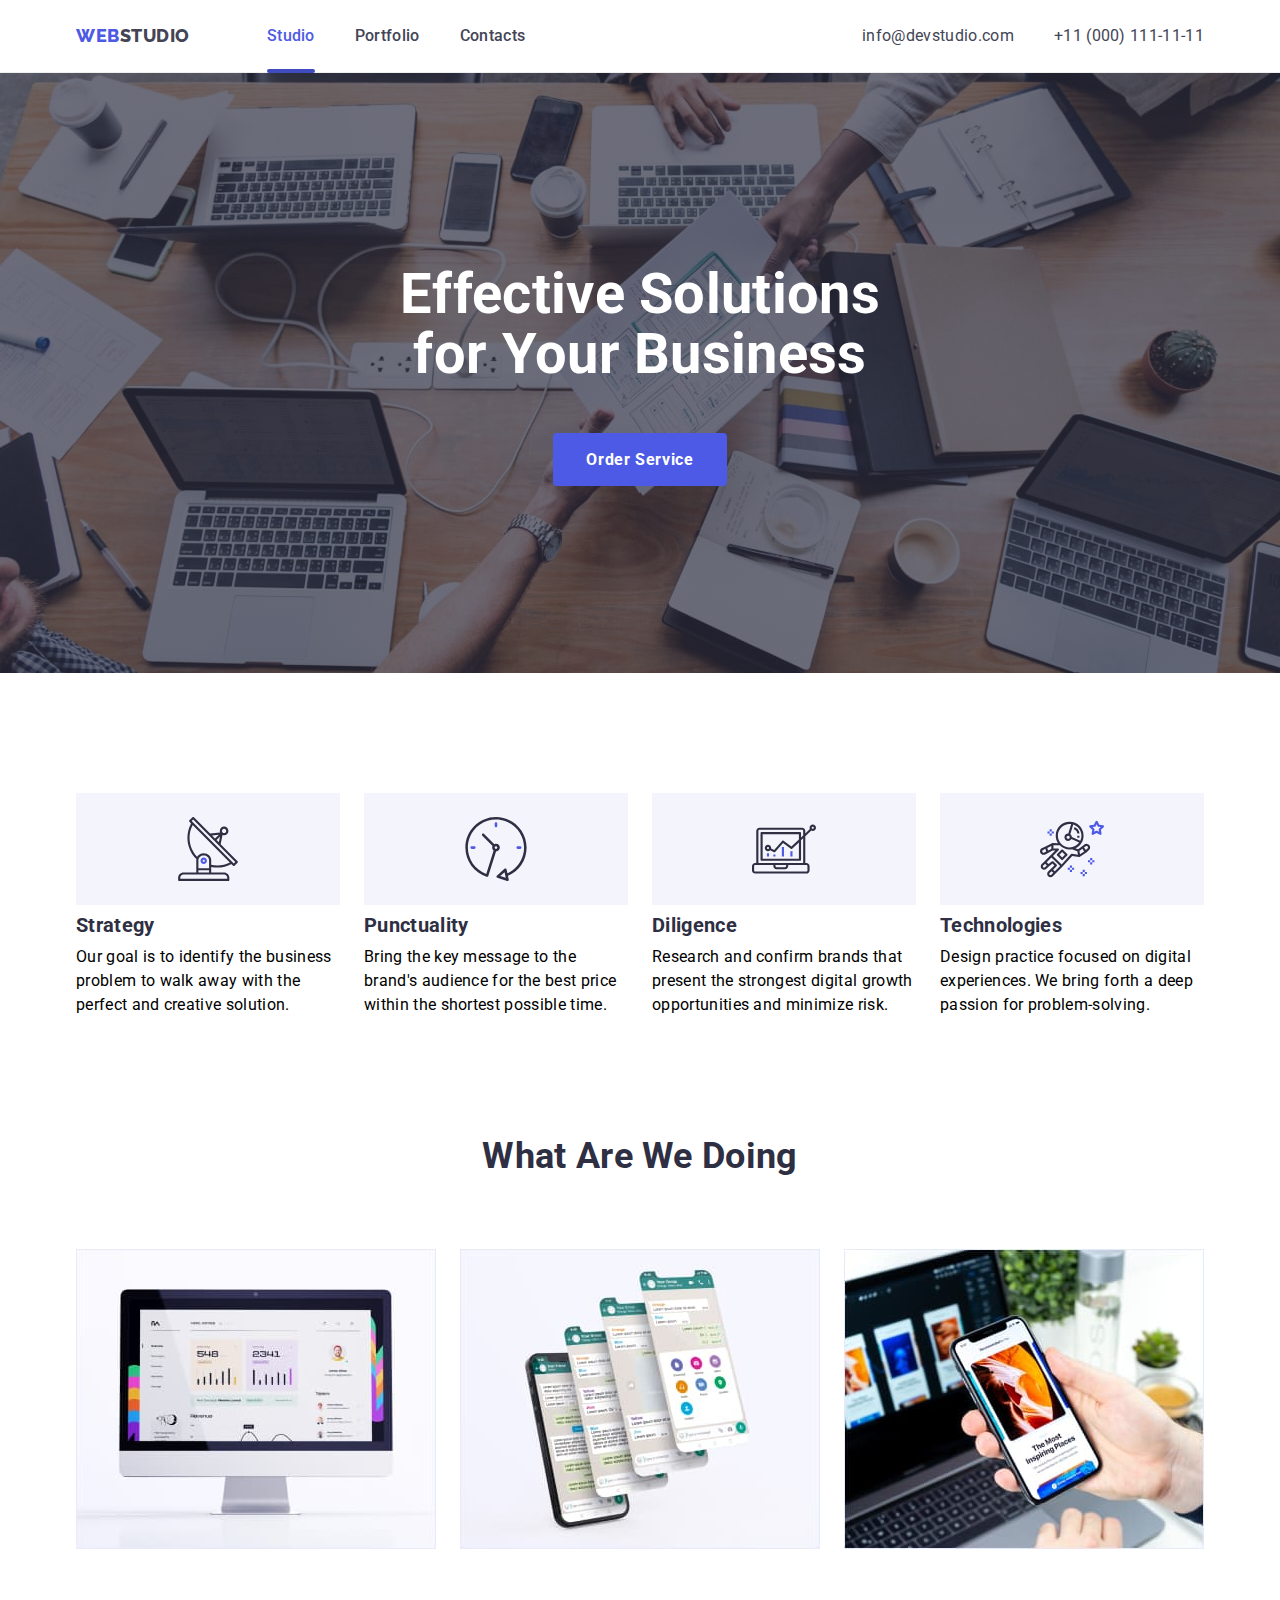
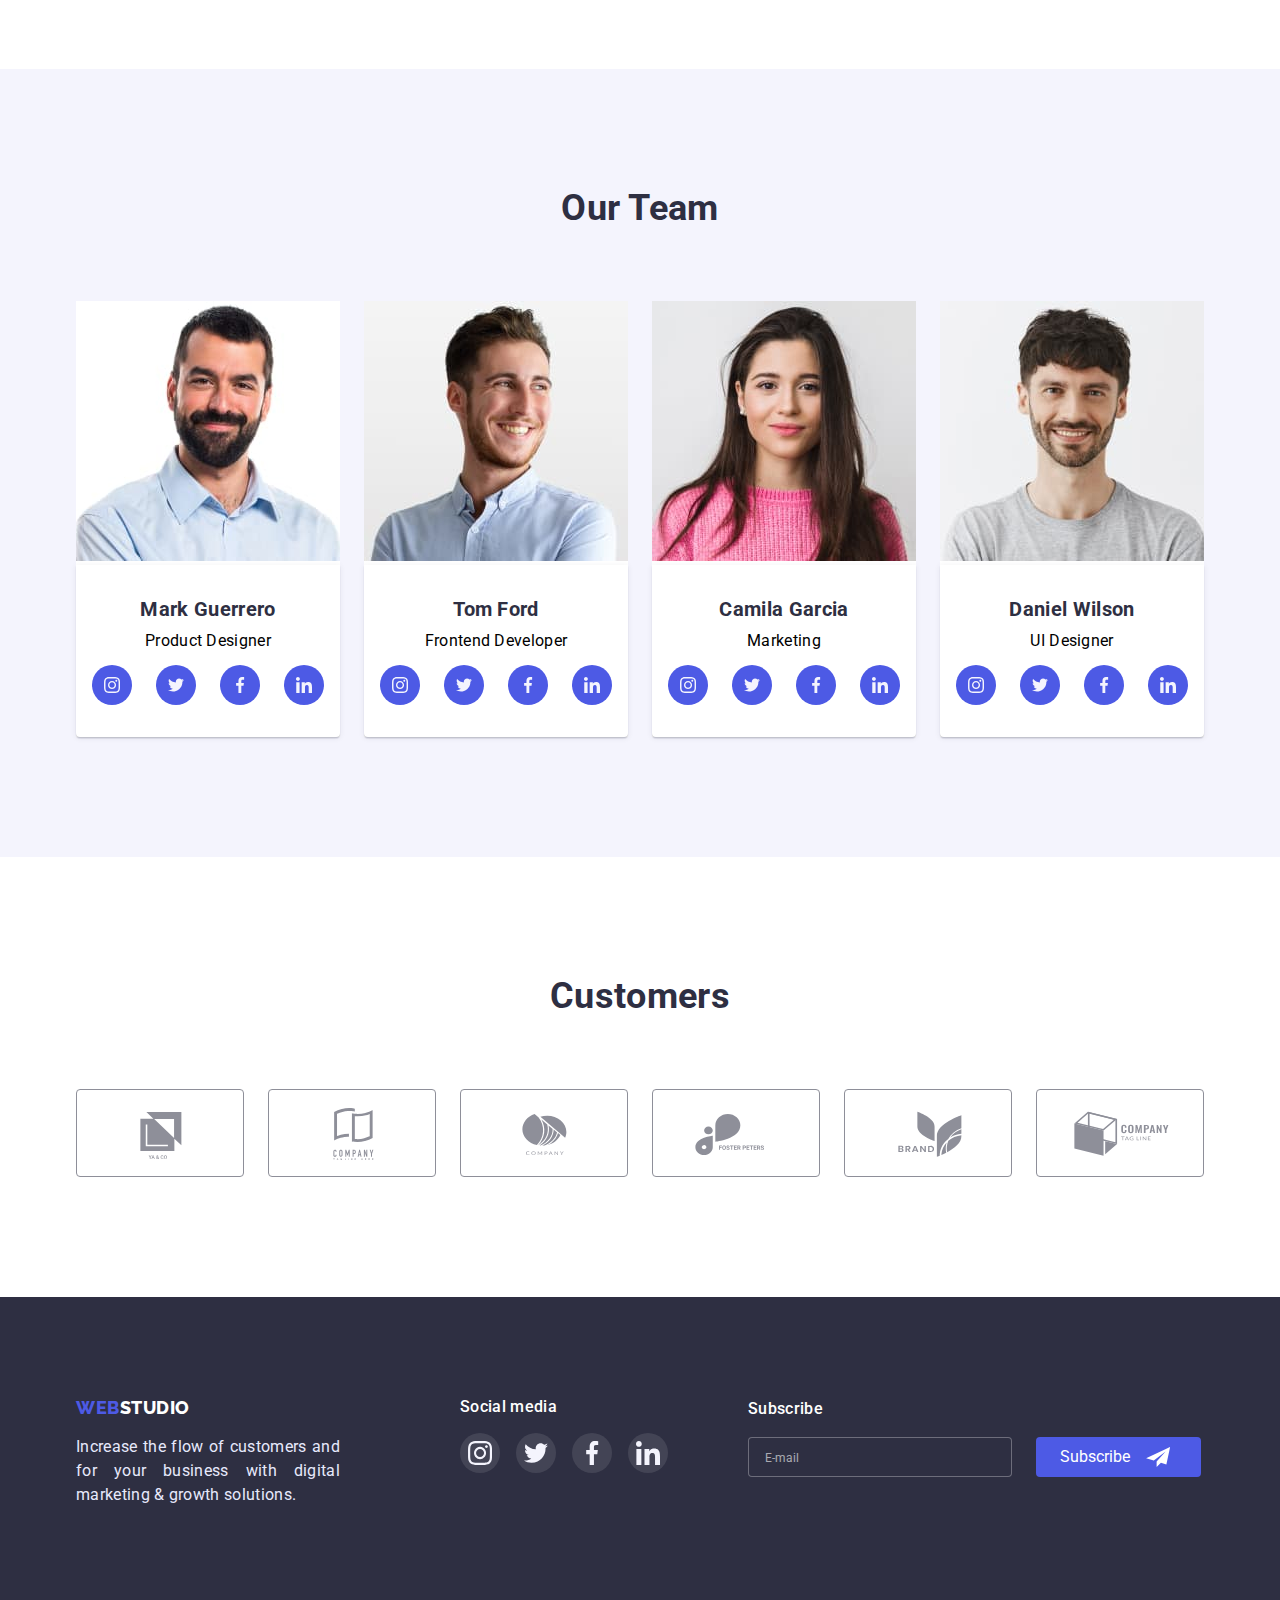
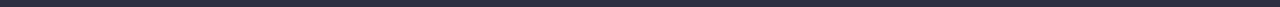
<file: index.html>
<!DOCTYPE html>
<html lang="en">
<head>
    <meta charset="UTF-8">
    <meta http-equiv="X-UA-Compatible" content="IE=edge">
    <meta name="viewport" content="width=device-width, initial-scale=1.0">
    <title>Document</title>
    <link href="https://fonts.googleapis.com/css2?family=Raleway:wght@700&family=Roboto:wght@400;500;700;900&display=swap"
        rel="stylesheet">
    <link rel="stylesheet" href="https://cdnjs.cloudflare.com/ajax/libs/modern-normalize/1.1.0/modern-normalize.min.css">
    <link rel="stylesheet" href="./css/styles.css">
</head>

<body class="page">
    <header class="header">
        <div class="conteiner header-list">
        <nav class= "logo-list" >
        <!-- логотип -->
        <a href="./index.html" class="logo"> <span class="logo-web">web</span><span>studio</span></a>
        
        <!-- навигация -->
        <ul class="site-nav list">
            <li class="item"><a class="current menu-link" href="./index.html">Studio</a></li>
            <li class="item"><a class="menu-link" href="./portfolio.html">Portfolio</a></li>
            <li class="item"><a class="menu-link" href="#Contacts">Contacts</a></li>
        </ul>
        </nav>

        <!-- адресса -->
        <ul class="auth-nav list">
            <li class="item item-ph-ml"><a href="mailto:info@devstudio.com">
                <!-- <svg class="icon-ph-ml">
                <use href="./images/icons.svg#icon-envelop" width="16" height="16" x="0" y="9"></use>
            </svg> -->
            info@devstudio.com</a></li>

            <li class="item item-ph-ml"><a href="tel:+110001111111">
            <!-- <svg class="icon-ph-ml">
                <use href="./images/icons.svg#icon-mobile" width="16" height="16" x="4" y="8"></use>
            </svg> -->
            +11 (000) 111-11-11</a></li>
        </ul>
        </div>
    </header>
    
    <main>
        <!-- заголовок -->
            <section class="hero">
                <div class="conteiner ">
                <h1 class="hero-title">Effective Solutions for Your Business</h1>
                <button data-modal-open class="button" type="button">Order Service</button>
                </div>
            </section>

            <!-- modal -->
            <div data-modal class="backdrop is-hidden">
                <div class="modal">
                    <button data-modal-close class="modal-buttonX button"  type="button">
                        <svg width="8" height="8">
                            <use href="./images/icons.svg#icon-x">
                            </use>
                        </svg>
                    </button>
                    <form class="form" name="signup_form" autocomplete="on" >
                        <div class="form-group" role="group" aria-labelledby="contact-details-head">
                            <h3 id="contact-details-head">Leave your contacts and we will call you back</h3>
                        
                            <label class="first-label" for="text">
                            Name</label>
                            <div class="form-icon icon-name">
                                <svg width="12" height="12">
                                <use href="./images/icons.svg#icon-name">
                                </use>
                            </svg>
                            <input type="text" name="name" id="text" autofocus/>
                        </div>
                        
                        <label for="tel">
                            Phone</label>
                            <div class="form-icon icon-tel">
                                <svg width="13" height="13">
                                <use href="./images/icons.svg#icon-tel">
                                </use>
                            </svg>
                            <input type="tel" name="phone_number" id="tel"/>
                        </div>
                        
                        <label for="email">
                            Email</label>
                            <div class="form-icon icon-email">
                                <svg width="15" height="12">
                                <use href="./images/icons.svg#icon-email">
                                </use>
                            </svg>
                            <input type="email" name="email" id="email"/>
                        </div>
                        <label for="comment">
                            Comment</label>
                            <textarea name="comment" id="comment" rows="5"  placeholder="Text input"></textarea>
                        </div>
                        <div class="policy">
                        <input class="checkbox" type="checkbox" name="Privacy Policy" value="" id="policy"/>
                        <svg width="16" height="16">
                            <use href="./images/icons.svg#icon-Property-1click-1">
                            </use>
                        </svg>
                        <label for="policy">
                            I accept the terms and conditions of the <a href="">Privacy Policy</a></label>
                        </div>
                        <button class="form-button" type="submit">Send</button>
                        
                    </form>

                </div>
            </div>

        <!-- список 4 блока -->
        <section class="section fore">
            <div class="conteiner">
            <ul class="list feature-list">
                <li class="item ">
                    <div class="bg-color">
                    <svg width="64" height="64" >
                        <use href="./images/icons.svg#icon-antenna" ></use>
                    </svg>
                    </div>
                    <h3 class="title">Strategy</h3>
                    <p>Our goal is to identify the business
                    problem to walk away with the perfect and creative solution.</p>
                </li>

                <li class="item">
                    <div class="bg-color">
                    <svg width="64" height="64">
                        <use href="./images/icons.svg#icon-clock"></use>
                    </svg></div>
                    <h3 class="title">Punctuality</h3>
                    <p>Bring the key message to the brand's audience for the best price within the shortest possible time.</p>
                </li>

                <li class="item ">
                    <div class="bg-color">
                    <svg width="64" height="64">
                        <use href="./images/icons.svg#icon-diagram"></use>
                    </svg></div>
                    <h3 class="title">Diligence</h3>
                    <p>Research and confirm brands that present the strongest digital growth opportunities and minimize risk.</p>
                </li>

                <li class="item "> 
                    <div class="bg-color">
                    <svg width="64" height="64">
                        <use href="./images/icons.svg#icon-astronaut" ></use>
                    </svg></div>
                    <h3 class="title">Technologies</h3>
                    <p>Design practice focused on digital experiences. We bring forth a deep passion for problem-solving.</p>
                </li>
            </ul>
            </div>
        </section>
        <!-- список 3 картинки  -->
        <section class="section ">
            <div class="conteiner ">
            <h2 class="section-title doing">What are we doing</h2>
            <ul class="list picturec ">
                <li><img src="./images/monitor.jpg" alt="monitor"  width="360"></li>
                <li><img src="./images/phone.jpg" alt="phone"  width="360"></li>
                <li><img src="./images/laptop.jpg" alt="laptop"  width="360"></li>
            </ul>
            </div>
        </section>
        <!-- команда -->
        <section class="section team ">
            <div class="conteiner">
            <h2 class="section-title our-team">Our Team</h2>

            <ul class="list team-item">
                <li class="team-list">
                    <img src="./images/mark.jpg" alt="Mark Guerrero"  width="264">
                    <div class="text">
                    <h3 class="section-title">Mark Guerrero</h3>
                    <p>Product Designer</p>
                    <ul class="list soc">
                        <li class="seti">
                            <a href=""><svg  width="40" height="40">
                                    <use href="./images/icons.svg#icon-instagram" width="16" height="16" x="12" y="12">
                                    </use>
                                </svg>
                            </a>
                        </li>
                        <li class="seti">
                            <a href=""><svg width="40" height="40">
                                    <use href="./images/icons.svg#icon-twitter" width="16" height="16" x="12" y="12">
                                    </use>
                                </svg>
                            </a>
                        </li>
                        <li class="seti">
                            <a href=""><svg width="40" height="40">
                                    <use href="./images/icons.svg#icon-facebook" width="16" height="16" x="12" y="12">
                                    </use>
                                </svg>
                            </a>
                        </li>
                        <li class="seti">
                            <a href=""><svg  width="40" height="40">
                                    <use href="./images/icons.svg#icon-linkedin" width="16" height="16" x="12" y="12">
                                    </use>
                                </svg>
                            </a>
                        </li>
                    </ul>
                    </div>
                </li>

                <li class="team-list">
                    <img src="./images/tom.jpg" alt="Tom Ford"  width="264">
                    <div class="text">
                    <h3 class="section-title">Tom Ford</h3>
                    <p>Frontend Developer</p>
                    <ul class="list soc">
                        <li class="seti">
                            <a href=""><svg  width="16" height="16">
                                    <use href="./images/icons.svg#icon-instagram" >
                                    </use>
                                </svg>
                            </a>
                        </li>
                        <li class="seti">
                            <a href=""><svg width="16" height="16">
                                    <use href="./images/icons.svg#icon-twitter" >
                                    </use>
                                </svg>
                            </a>
                        </li>
                        <li class="seti">
                            <a href=""><svg width="16" height="16">
                                    <use href="./images/icons.svg#icon-facebook">
                                    </use>
                                </svg>
                            </a>
                        </li>
                        <li class="seti">
                            <a href=""><svg width="16" height="16">
                                    <use href="./images/icons.svg#icon-linkedin" >
                                    </use>
                                </svg>
                            </a>
                        </li>
                    </ul>
                    </div>
                </li>

                <li class="team-list">
                    <img src="./images/camila.jpg" alt="Camila Garcia"  width="264">
                    <div class="text">
                    <h3 class="section-title">Camila Garcia</h3>
                    <p>Marketing</p>
                    <ul class="list soc">
                        <li class="seti">
                            <a href=""><svg width="16" height="16">
                                    <use href="./images/icons.svg#icon-instagram">
                                    </use>
                                </svg>
                            </a>
                        </li>
                        <li class="seti">
                            <a href=""><svg width="16" height="16">
                                    <use href="./images/icons.svg#icon-twitter">
                                    </use>
                                </svg>
                            </a>
                        </li>
                        <li class="seti">
                            <a href=""><svg width="16" height="16">
                                    <use href="./images/icons.svg#icon-facebook">
                                    </use>
                                </svg>
                            </a>
                        </li>
                        <li class="seti">
                            <a href=""><svg width="16" height="16">
                                    <use href="./images/icons.svg#icon-linkedin">
                                    </use>
                                </svg>
                            </a>
                        </li>
                    </ul>
                    </div>
                </li>

                <li class="team-list">
                    <img src="./images/daniel.jpg" alt="Daniel Wilson"  width="264">
                    <div class="text">
                    <h3 class="section-title">Daniel Wilson</h3>
                    <p>UI Designer</p>
                    <ul class="list soc">
                        <li class="seti">
                            <a href=""><svg width="16" height="16">
                                    <use href="./images/icons.svg#icon-instagram">
                                    </use>
                                </svg>
                            </a>
                        </li>
                        <li class="seti">
                            <a href=""><svg width="16" height="16">
                                    <use href="./images/icons.svg#icon-twitter">
                                    </use>
                                </svg>
                            </a>
                        </li>
                        <li class="seti">
                            <a href=""><svg width="16" height="16">
                                    <use href="./images/icons.svg#icon-facebook">
                                    </use>
                                </svg>
                            </a>
                        </li>
                        <li class="seti">
                            <a href=""><svg width="16" height="16">
                                    <use href="./images/icons.svg#icon-linkedin">
                                    </use>
                                </svg>
                            </a>
                        </li>
                    </ul>
                    </div>
                </li>
            </ul>
            </div>
        </section>

        <!-- Customers -->

        <section class="section">
            <div class="conteiner ">
                <h2 class="section-title customers-h2 ">Customers</h2>
                <ul class="list customers">
                    <li class="icon button-icon">
                        <a class="" href="">
                            <svg class="button-icon-svg" width="104" height="56" >
                                <use href="./images/icons.svg#icon-logo1"></use>
                            </svg>
                        </a>
                    </li>

                    <li class="icon button-icon">
                        <a class="" href="">
                            <svg class="button-icon-svg" width="104" height="56">
                                <use href="./images/icons.svg#icon-logo2" ></use>
                            </svg>
                        </a>
                    </li>

                    <li class="icon button-icon">
                        <a class="" href="">
                            <svg class="button-icon-svg" width="104" height="56">
                                <use href="./images/icons.svg#icon-logo3" ></use>
                            </svg>
                        </a>
                    </li>

                    <li class="icon button-icon">
                        <a class="" href="">
                            <svg class="button-icon-svg" width="104" height="56">
                                <use href="./images/icons.svg#icon-logo4" ></use>
                            </svg>
                        </a>
                    </li>

                    <li class="icon button-icon">
                        <a class="" href="">
                            <svg class="button-icon-svg" width="104" height="56">
                                <use href="./images/icons.svg#icon-logo5" ></use>
                            </svg>
                        </a>
                    </li>

                    <li class="icon button-icon">
                        <a class="" href="">
                            <svg class="button-icon-svg" width="104" height="56">
                                <use href="./images/icons.svg#icon-logo6" ></use>
                            </svg>
                        </a>
                    </li>
                </ul>
            </div>
        </section>
    </main>
    <!--  футер  -->
    <footer class="footer ">
        <div class="conteiner">
            <div class="footer-con">
            <a href="./index.html" class="logo-footer">
                <span class="logo-web">web</span><span class="studio">studio</span>
            </a>
            <p>Increase the flow of customers and
            for your business with digital
            marketing & growth solutions.</p>
            </div>
            <div class="social-media">
                <h3 class="section-title footer-h3">Social media</h3>
                <ul class="list">
                    <li class="seti-footer">
                        <a href=""><svg width="24" height="24">
                            <use href="./images/icons.svg#icon-instagram">
                            </use>
                        </svg>
                        </a>
                    </li>

                    <li class="seti-footer">
                        <a href=""><svg width="24" height="24">
                                <use href="./images/icons.svg#icon-twitter">
                                </use>
                            </svg>
                        </a>
                    </li>

                    <li class="seti-footer">
                        <a href=""><svg width="24" height="24">
                                <use href="./images/icons.svg#icon-facebook">
                                </use>
                            </svg>
                        </a>
                    </li>

                    <li class="seti-footer last-seti-footer">
                        <a href=""><svg width="24" height="24">
                                <use href="./images/icons.svg#icon-linkedin">
                                </use>
                            </svg>
                        </a>
                    </li>
                </ul>
            </div>

            <div class="subscribe">
                <h3 class="subscribe-h">Subscribe</h3>
                <form class="email-input-ubscribe">
                    <input type="email" name="email" class="footer-email" placeholder="E-mail" required />
                    <button type="submit" class="subscribe-button">Subscribe
                        <svg class="icon-subscribe" width="24px" height="20px">
                            <use href="./images/icons.svg#icon-icon-send"></use>
                        </svg></button>
                </form>
            
            </div>

        </div>
    </footer>
    <script src="./js/modal.js"></script>
</body>
</html>
</file>
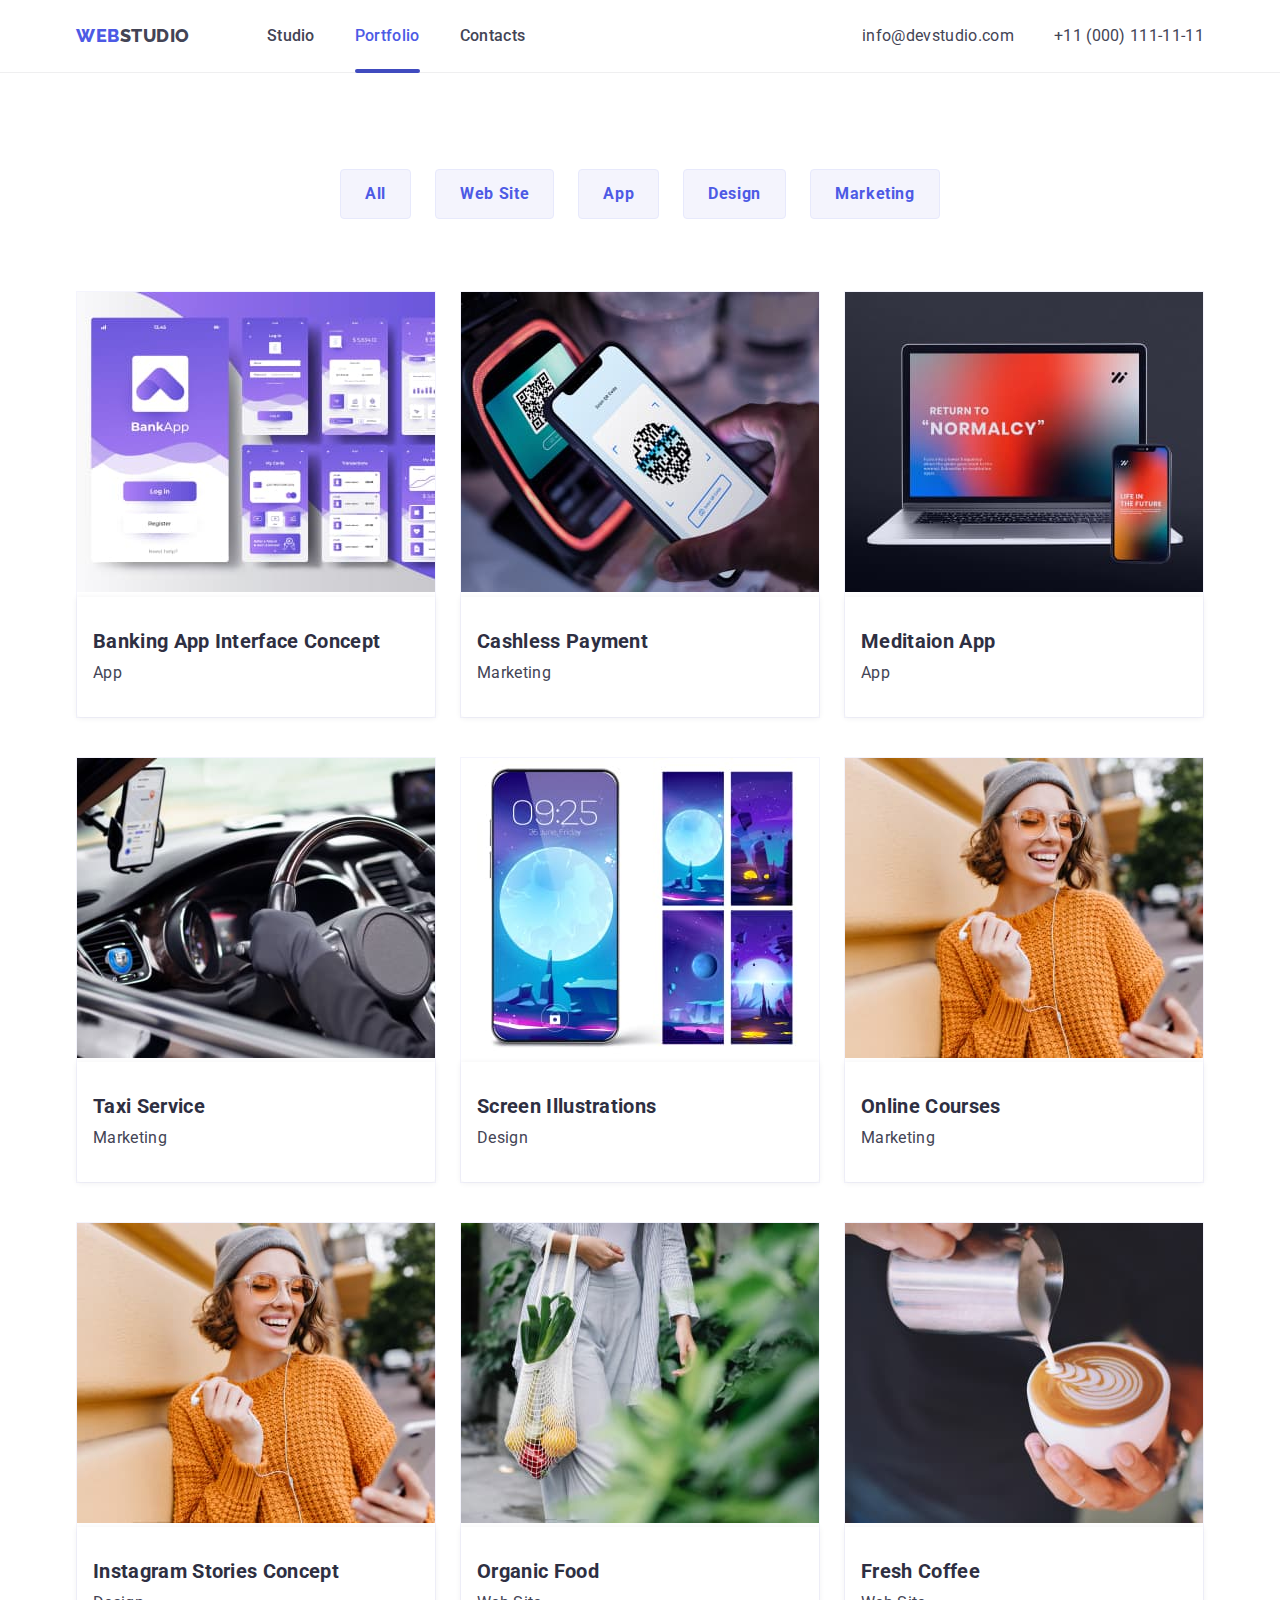
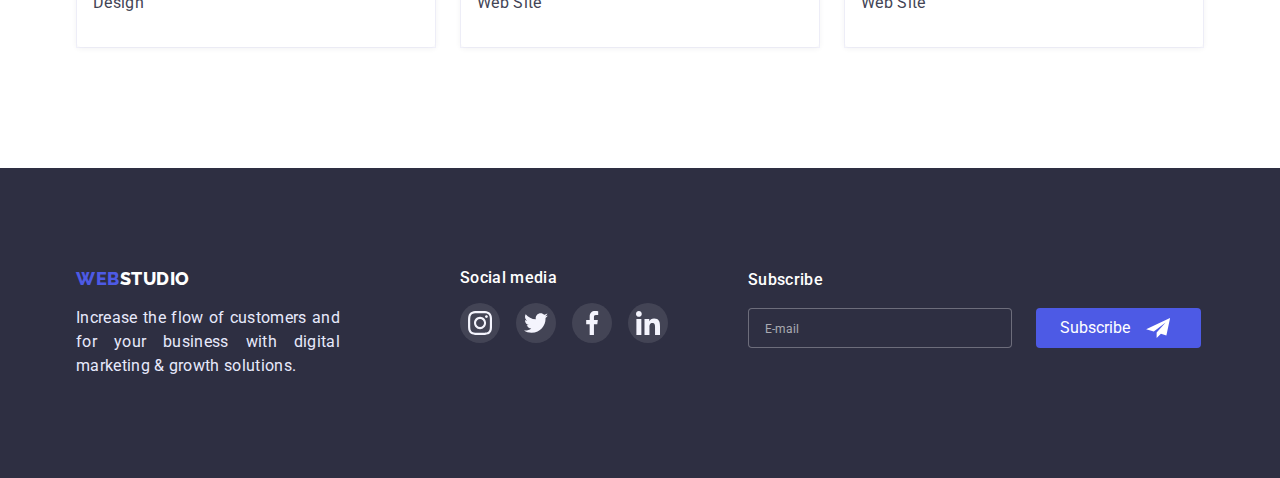
<file: portfolio.html>
<!DOCTYPE html>
<html lang="en">
<head>
    <meta charset="UTF-8">
    <meta http-equiv="X-UA-Compatible" content="IE=edge">
    <meta name="viewport" content="width=device-width, initial-scale=1.0">
    <title>Document</title>
    <link href="https://fonts.googleapis.com/css2?family=Raleway:wght@700&family=Roboto:wght@400;500;700;900&display=swap"
        rel="stylesheet">
    <link rel="stylesheet" href="https://cdnjs.cloudflare.com/ajax/libs/modern-normalize/1.1.0/modern-normalize.min.css">
    <link rel="stylesheet" href="./css/styles.css">
</head>

<body class="page">
    <header class="header">
        <div class="conteiner header-list">
            <nav class="logo-list">
                <!-- логотип -->
                <a href="./index.html" class="logo"> <span class="logo-web">web</span><span>studio</span></a>
    
                <!-- навигация -->
                <ul class="site-nav list">
                    <li class="item"><a class="menu-link" href="./index.html">Studio</a></li>
                    <li class="item"><a class="current menu-link" href="./portfolio.html">Portfolio</a></li>
                    <li class="item"><a class="menu-link" href="#Contacts">Contacts</a></li>
                </ul>
            </nav>
    
            <!-- адресса -->
            <ul class="auth-nav list">
                <li class="item item-ph-ml"><a href="mailto:info@devstudio.com">
                        <!-- <svg class="icon-ph-ml">
                            <use href="./images/icons.svg#icon-envelop" width="16" height="16" x="0" y="9"></use>
                        </svg> -->
                        info@devstudio.com</a></li>
            
                <li class="item item-ph-ml"><a href="tel:+110001111111">
                        <!-- <svg class="icon-ph-ml">
                            <use href="./images/icons.svg#icon-mobile" width="16" height="16" x="4" y="8"></use>
                        </svg> -->
                        +11 (000) 111-11-11</a></li>
            </ul>
        </div>
    </header>

            <!-- портфолио -->

    <main>
    <section class=" section-portfolio">
        <div class="conteiner but-list">
    <ul class="list buttons">
        <li><button class="buttons-menu button" type="button">All</button></li>
        <li><button class="buttons-menu button" type="button">Web Site</button></li>
        <li><button class="buttons-menu button" type="button">App</button></li>
        <li><button class="buttons-menu button" type="button">Design</button></li>
        <li><button class="buttons-menu button" type="button">Marketing</button></li>
    </ul>
    <ul class="list product ">
        <li class="product-li">
            <a href="">
                <div class="product-img">
                <img src="./images/soft.jpg" alt="soft" width="360">
                <div class="product-thumb">
                    <p class="text-thumb">14 Stylish and User-Friendly App Design Concepts 
                        · Task Manager App 
                        · Calorie Tracker App 
                        · Exotic Fruit Ecommerce App 
                        · Cloud Storage App</p>
                    </div>
                </div>    
            <div class="text">
            <h3 class="title">Banking App Interface Concept</h3>
            <p class="product-p">App</p>
            </div>
            </a>
        </li>

        <li class="product-li">
            <a href="">
                <div class="product-img">
                    <img src="./images/payment.jpg" alt="payment" width="360">
                    <div class="product-thumb">
                        <p class="text-thumb">14 Stylish and User-Friendly App Design Concepts 
                            · Task Manager App 
                            · Calorie Tracker App 
                            · Exotic Fruit Ecommerce App 
                            · Cloud Storage App</p>
                    </div>
                </div>
            <div class="text">
            <h3 class="title">Cashless Payment</h3>
            <p>Marketing</p>
            </div>
            </a>
        </li>

        <li class="product-li">
            <a href="">
                <div class="product-img">
                    <img src="./images/macbook.jpg" alt="macbook" width="360">
                    <div class="product-thumb">
                        <p class="text-thumb">14 Stylish and User-Friendly App Design Concepts 
                            · Task Manager App 
                            · Calorie Tracker App 
                            · Exotic Fruit Ecommerce App 
                            · Cloud Storage App</p>
                        </div>
                    </div>
            <div class="text">
            <h3 class="title">Meditaion App</h3>
            <p>App</p>
            </div>
            </a>
        </li>

        <li class="product-li">
            <a href="">
                <div class="product-img">
                    <img src="./images/car.jpg" alt="car" width="360">
                    <div class="product-thumb">
                        <p class="text-thumb">14 Stylish and User-Friendly App Design Concepts 
                            · Task Manager App 
                            · Calorie Tracker App 
                            · Exotic Fruit Ecommerce App 
                            · Cloud Storage App</p>
                        </div>
                    </div> 
            <div class="text">
            <h3 class="title">Taxi Service</h3>
            <p>Marketing</p>
            </div>
            </a>
        </li>

        <li class="product-li">
            <a href="">
                <div class="product-img">
                    <img src="./images/iphone.jpg" alt="iphone" width="360">
                    <div class="product-thumb">
                        <p class="text-thumb">14 Stylish and User-Friendly App Design Concepts 
                            · Task Manager App 
                            · Calorie Tracker App 
                            · Exotic Fruit Ecommerce App 
                            · Cloud Storage App</p>
                        </div>
                    </div>    
            <div class="text">
            <h3 class="title">Screen Illustrations</h3>
            <p>Design</p>
            </div>
            </a>
        </li>

        <li class="product-li">
            <a href="">
                <div class="product-img">
                    <img src="./images/girl.jpg" alt="girl" width="360">
                    <div class="product-thumb">
                        <p class="text-thumb">14 Stylish and User-Friendly App Design Concepts 
                            · Task Manager App 
                            · Calorie Tracker App 
                            · Exotic Fruit Ecommerce App 
                            · Cloud Storage App</p>
                        </div>
                    </div>   
            <div class="text">
            <h3 class="title">Online Courses</h3>
            <p>Marketing</p>
            </div>
            </a>
        </li>

        <li class="product-li">
            <a href="">
                <div class="product-img">
                    <img src="./images/girl.jpg" alt="girl" width="360">
                    <div class="product-thumb">
                        <p class="text-thumb">14 Stylish and User-Friendly App Design Concepts 
                            · Task Manager App 
                            · Calorie Tracker App 
                            · Exotic Fruit Ecommerce App 
                            · Cloud Storage App</p>
                        </div>
                    </div>    
            <div class="text">
            <h3 class="title">Instagram Stories Concept</h3>
            <p>Design</p>
            </div>
            </a>
        </li>

        <li class="product-li">
            <a href="">
                <div class="product-img">
                    <img src="./images/organicfood.jpg" alt="organic food" width="360">
                    <div class="product-thumb">
                        <p class="text-thumb">14 Stylish and User-Friendly App Design Concepts 
                            · Task Manager App 
                            · Calorie Tracker App 
                            · Exotic Fruit Ecommerce App 
                            · Cloud Storage App</p>
                        </div>
                    </div>    
            <div class="text">
            <h3 class="title">Organic Food</h3>
            <p>Web Site</p>
            </div>
            </a>
        </li>

        <li class="product-li">
            <a href="">
                <div class="product-img">
                    <img src="./images/freshcoffee.jpg" alt="fresh coffee" width="360">
                    <div class="product-thumb">
                        <p class="text-thumb">14 Stylish and User-Friendly App Design Concepts 
                            · Task Manager App 
                            · Calorie Tracker App 
                            · Exotic Fruit Ecommerce App 
                            · Cloud Storage App</p>
                        </div>
                    </div>    
            <div class="text">
            <h3 class="title">Fresh Coffee</h3>
            <p>Web Site</p>
            </div>
            </a>
        </li>
    </ul>
    </div>
</section>
    </main>
    <!--  футер  -->
    <footer class="footer ">
        <div class="conteiner">
            <div class="footer-con">
                <a href="./index.html" class="logo-footer">
                    <span class="logo-web">web</span><span class="studio">studio</span>
                </a>
                <p>Increase the flow of customers and
                    for your business with digital
                    marketing & growth solutions.</p>
            </div>
            <div class="social-media">
                <h3 class="section-title footer-h3">Social media</h3>
                <ul class="list">
                    <li class="seti-footer">
                        <a href=""><svg width="24" height="24">
                                <use href="./images/icons.svg#icon-instagram">
                                </use>
                            </svg>
                        </a>
                    </li>
    
                    <li class="seti-footer">
                        <a href=""><svg width="24" height="24">
                                <use href="./images/icons.svg#icon-twitter">
                                </use>
                            </svg>
                        </a>
                    </li>
    
                    <li class="seti-footer">
                        <a href=""><svg width="24" height="24">
                                <use href="./images/icons.svg#icon-facebook">
                                </use>
                            </svg>
                        </a>
                    </li>
    
                    <li class="seti-footer last-seti-footer">
                        <a href=""><svg width="24" height="24">
                                <use href="./images/icons.svg#icon-linkedin">
                                </use>
                            </svg>
                        </a>
                    </li>
                </ul>
            </div>
    
            <div class="subscribe">
                <h3 class="subscribe-h">Subscribe</h3>
                <form class="email-input-ubscribe">
                    <input type="email" name="email" class="footer-email" placeholder="E-mail" required />
                    <button type="submit" class="subscribe-button">Subscribe
                        <svg class="icon-subscribe" width="24px" height="20px">
                            <use href="./images/icons.svg#icon-icon-send"></use>
                        </svg></button>
                </form>
    
            </div>
    
        </div>
    </footer>
</body>
</html>
</file>
<file: css/styles.css>
/* цвет 

NAVY BLUE h23 background
rgba(46, 47, 66, 1)

SLATE p
rgba(67, 68, 85, 1)

IRIS фиол лого 
rgba(77, 90, 229, 1)

CLOUD белый h1 background
rgba(255, 255, 255, 1)

CLOUD полубелый
rgba(244, 244, 253, 1)

Font Raleway Weight 800
Font Roboto Weight 600
Font Roboto Weight 400

*/


:root{
    --primary-text-color: rgba(67, 68, 85, 1);/* var(--primary-text-color) */
    --title-text-color:rgba(46, 47, 66, 1);/* var(--title-text-color) */
    --accent-color:rgba(255, 255, 255, 1);/* var(--accent-color) */
    --cloud-color:rgba(244, 244, 253, 1);/* var(--cloud-color) */
    --irish-color:rgba(77, 90, 229, 1);/* var(--irish-color) */
}

/* :hover,:focus{
    transition-duration:250ms;
    transition-timing-function:cubic-bezier(0.4, 0, 0.2, 1);
} */

body{
    /* color: var(--primary-text-color); */
    background-color:var(--accent-color);
    font-family: Roboto, sans-serif;
    letter-spacing: 0.02em;
    margin: 0;
} 
.list{
    list-style: none;
    margin: 0;
    padding: 0;
}

.button{
    display: inline-block;
    letter-spacing: 0.04em;
    font-family: inherit; 
    text-align: center;
    border: 1px solid transparent;
    border-radius: 4px;
    }
.conteiner{
    width: 1158px;
    margin-left: auto;
    margin-right: auto;
    padding-left: 15px;
    padding-right: 15px;
}
.section{
    padding-top: 120px;
    padding-bottom: 120px;
}

h1,h2,h3,p{
    margin: 0;
}
/* header */
.header{
    border-bottom: 1px solid rgba(46, 47, 66, 0.08);
}

/* логотип */
.logo {
    color: var(--primary-text-color);
    text-decoration: none;
    letter-spacing: 0.03em;
    font-family: 'Raleway', sans-serif;
    font-size: 18px;
    font-weight: 800;
    line-height: 1.34;
    letter-spacing: 0.03em;
    text-transform: uppercase;
    

}

.logo .logo-web {
    color: var(--irish-color);
}
.logo-list{
    display: flex;
}
.header-list {
    display: flex;
    margin-top: 24px;
    margin-bottom: 24px;
    align-items: center;
}

/* навигация */



.site-nav a{
    color: var(--primary-text-color);
    text-decoration: none;
    font-weight: 500;
    font-size: 16px;
    line-height: 1.5;
    padding-top: 24px;
    padding-bottom: 24px;
    transition-property: color ;
    transition-duration: 250ms;
    transition-timing-function: cubic-bezier(0.4, 0, 0.2, 1);
    /* display: block; */
}

.site-nav{
    display: flex;
    margin-left: 77px;
}

.site-nav .item{
    margin-right: 40px;
}

.site-nav li:last-child {
    margin-right: 0px;
}

/* .site-nav a:hover,
.site-nav a:focus{
    color: var(--title-text-color);
} */

.site-nav a.current {
    color: var(--irish-color);

}

.menu-link {
    position: relative;
}

.current.menu-link::after{
    content: "";
    display: block;
    width: 100%;
    background-color: #404BBF ;
    height: 4px;
    border-radius: 2px;
    position: absolute;
    left: 0;
    bottom: 0;
    margin-bottom: -4px;
}
/* .menu-link::after{
    content: "";
    display: block;
    width: 100%;
    background-color: #404BBF ;
    height: 4px;
    border-radius: 2px;
    position: absolute;
    left: 0;
    bottom: 0;
    opacity: 0;
    transition: opacity 250ms cubic-bezier(0.4, 0, 0.2, 1);
}

.menu-link:hover::after{
    opacity: 1;
} */

/* адресса */
.auth-nav a {
    color: var(--primary-text-color);
    text-decoration: none;
    font-size: 16px;
    line-height: 1.5;
    padding-top: 24px;
    padding-bottom: 24px;
    transition-property: color ;
    transition-duration: 250ms;
    transition-timing-function: cubic-bezier(0.4, 0, 0.2, 1);
}

.auth-nav{
    display: flex;
    margin-left: auto;
    align-items: center;
}

.auth-nav .item:first-child{
    margin-right: 40px ;
}

.auth-nav a:hover,
.auth-nav a:focus {
    color: var(--irish-color);
    /* fill: var(--irish-color); */
}

.icon-ph-ml{
    width: 24px;
    height: 24px;
    margin-bottom: -2px;
}

/* .auth-nav li:nth-child(1)::before{
        display:inline-block;
        width: 16px;
        height: 16px;
        background-image: url('../images/089-mobile.svg');
        margin-right: 14px;
        background-size: contain;
        content: "";
        
    } */

.icon-ph{
    /* width: 16px;
    height: 16px;
    background-image: url('../images/089-mobile.svg'); */
    margin-right: 8px;
    /* background-size: contain;
    align-self: flex-end; */
}

/* .auth-nav li:nth-child(2)::before{
        display: inline-block;
        width: 16px;
        height: 16px;
        background-image: url('../images/070-envelop.svg');
        margin-right: 16px;
        background-size: contain;
        content: "";

    } */

.icon-mail{
    /* display: inline-block;
        width: 16px;
        height: 16px;
        background-image: url('../images/070-envelop.svg'); */
        margin-right: 6px;
        /* background-size: contain; */
}


/* заголовок */
.hero{
    /* background-color: var(--title-text-color); */
    text-align: center; 
    padding-top: 192px;
    padding-bottom: 192px;
    height: 600px;
    max-width: 1440px;
    margin-left: auto;
    margin-right: auto;
    background-image: linear-gradient(
    to right,
    rgba(46, 47, 66, 0.7),
    rgba(46, 47, 66, 0.7)
    ),
    url('../images/people-office.jpg');
    background-size: cover;
    background-position: center;
}

.hero-title{
    color: var(--accent-color);
    font-weight: 700;
    font-size: 56px;
    line-height: 1.07;
    margin-left :auto; 
    margin-right: auto;
    margin-top: 0;
    margin-bottom: 48px;
    width: 492px;
}
.hero .button {
    color: var(--accent-color);
    background-color: var(--irish-color);
    cursor:pointer;
    font-weight: 700;
    font-size: 16px;
    line-height: 1.19;
    border-radius: 4px;
    padding: 16px 32px;
    min-width: 170px;
    box-shadow: none;
    transition-property: background-color,box-shadow ;
    transition-duration: 250ms;
    transition-timing-function: cubic-bezier(0.4, 0, 0.2, 1);
}   

/* .hero .button:active{
    background-color: #404BBF;
        box-shadow: 0px 4px 4px rgba(0, 0, 0, 0.15);
} */

.hero .button:hover,
.hero .button:focus {
    background-color: #404BBF;
    box-shadow: 0px 4px 4px rgba(0, 0, 0, 0.15);
}

/* modal */

.backdrop{
    position: fixed;
    top:0;
    left:0;
    width: 100%;
    height: 100%;
    background-color: rgba(46, 47, 66, 0.4);

    opacity: 1;
    transition: opacity 250ms cubic-bezier(0.4, 0, 0.2, 1);


}

.backdrop.is-hidden{
    opacity: 0;
    pointer-events: none;
    visibility: hidden;
}

.backdrop.is-hidden .modal{
    transform: translate(-50%, -50%) scale(0);
}

.modal{
    min-width:408px;
    min-height:576px;
    background-color:#FCFCFC;
    box-shadow: 0px 1px 1px rgba(0, 0, 0, 0.14), 
    0px 1px 3px rgba(0, 0, 0, 0.12), 
    0px 2px 1px rgba(0, 0, 0, 0.2);
    border-radius: 4px;

    visibility: visible;
    position: absolute;
    top:50%;
    left:50%;
    opacity: 1;
    transform: translate(-50%, -50%) scale(1);
    transition-property: opacity,transform,visible;
    transition-duration: 250ms;
    transition-timing-function: cubic-bezier(0.4, 0, 0.2, 1);
}

.modal-buttonX{
    background-color: #E7E9FC;
    border: 1px solid rgba(0, 0, 0, 0.1);
    border-radius: 50% ;
    width: 24px;
    height: 24px;
    align-items: center;
    justify-content:center;
    display: flex;
    /* margin-top: 24px;
    margin-right: 24px;
    margin-left: auto; */
    cursor:pointer;
    position: absolute;
    top: 24px;
    right: 24px;
    padding: 0px;
    fill: #000;
    transition-property: background-color,fill;
    transition-duration: 250ms;
    transition-timing-function: cubic-bezier(0.4, 0, 0.2, 1);
    }

    .modal-buttonX:hover{
        background-color: #404BBF;
        fill:#FFFFFF;
    }

    .form{
        margin-left: auto;
        margin-right: auto;
        padding: 72px 24px 36px;
    }


.form-group {
    display: flex;
    flex-direction: column;
    border:none;
}

.form-group h3 {
    margin: 0px auto 0px;
    font-weight: 500;
    font-size: 16px;
    line-height: 1.5;
    color: var(--title-text-color);

}

.form-group input{
    padding: 11px 38px 11px 38px;
    font-family: inherit;
    font-size: inherit;
    border: 1px solid rgba(33, 33, 33, 0.2);
        border-radius: 4px;
        width: 100%;
        background-color: #FCFCFC;
        transition-duration: 250ms;
            transition-timing-function: cubic-bezier(0.4, 0, 0.2, 1);
}

.form-group label {
    display: flex;
    flex-direction: column;
    margin-bottom: 4px;
    margin-top: 8px;
    color: rgba(142, 143, 153, 1);
    font-size: 12px;
    line-height: 1.2;
    letter-spacing: 0.04em;
}

.form-group label.first-label{
    margin-top: 16px;
}

.form-group textarea {
    padding: 11px 16px 11px 16px;
font-family: inherit;
    font-size: inherit;
    resize: none;
    height: 120px;
    border: 1px solid rgba(33, 33, 33, 0.2);
        border-radius: 4px;
        /* color: rgba(117, 117, 117, 0.5); */
        background-color: #FCFCFC;
        font-weight: 400;
        font-size: 12px;
        line-height: 1.3;
        letter-spacing: 0.04em;
        transition-duration: 250ms;
            transition-timing-function: cubic-bezier(0.4, 0, 0.2, 1);
}

.form-group textarea::placeholder{
    color: rgba(117, 117, 117, 0.5);
}



.policy{
    display: flex;
    align-items: center;
    margin-top: 24px;
    /* color: #757575; */
    letter-spacing: 0.04em;
    font-size: 12px;
    line-height: 1.2;
}

.policy input[type='checkbox']{
    width:16px;
    height:16px;
    margin-right: 11.06px;
    color: #404BBF;
    
}


/* .form-group p {
    margin: 16px 0px 24px 0px;
    font-weight: 400;
    font-size: 12px;
    line-height: 1.34;
    color: var(--title-text-color);

} */

.form-button{
    width: 169px;
    height: 56px;
    color: #FFFFFF;
    background: #4D5AE5;
    box-shadow: 0px 4px 4px rgba(0, 0, 0, 0.15);
    border-color: rgba(0, 0, 0, 0.15);
        box-shadow: none;
        border-radius: 4px;
        margin-bottom: 0px;
        margin-top: 24px;
        margin-left: auto;
        margin-right: auto;
        padding: 0px;
        cursor: pointer;
        font-weight: 700;
        font-size: 16px;
        line-height: 1.19; 
        transition-property: background-color, box-shadow;
            transition-duration: 250ms;
            transition-timing-function: cubic-bezier(0.4, 0, 0.2, 1);
            display: flex;
            align-items: center;
            justify-content:center;
}

.form-button:hover,
.form-button:focus {
    background-color: #404BBF;
    box-shadow: none;
}

.form-icon:focus-within > svg{
    fill:#4D5AE5 ;
}


/* icons */

.form-icon, .policy{
    position: relative;
}

.form-icon input:focus,
.form-group textarea:focus
{
    outline: none;
    border-color: #404BBF;

}

.icon-email svg, .icon-name svg{
    left: 19px;
}
.icon-tel svg {
    left: 17.5px;
}


.form-group svg{
    position: absolute;
    top: 50%;
    transform: translateY(-50%);
    fill: rgba(46, 47, 66, 1);
}


/* chekbox-icon */

.policy svg {
    position: absolute;
    opacity: 0;
        pointer-events: none;
        visibility: hidden; 
        transition-duration: 250ms;
            transition-timing-function: cubic-bezier(0.4, 0, 0.2, 1);
}

.checkbox {
    appearance: none;
    border: 1.25px solid #2E2F42;
    border-radius: 2px;
}

.checkbox:checked + svg{
        opacity: 1;
            visibility: visible;
    
}



/* список 4 блока */
.section h3,.product h3{
    color:var(--title-text-color) ;
    font-weight: 700;
    font-size: 20px;
    line-height: 1.2;
}

.fore {
    padding-bottom: 0px;
}


.feature-list{
    display: flex;
}

.feature-list p{
    margin-top: 8px;
}


.feature-list li{
    margin-right: 24px;
    width: 264px;
}
.feature-list .item:last-child {
    margin-right: 0px;
}

.bg-color{
    width:264px ;
    height:112px;
    background-color:rgba(244, 244, 253, 1) ;
    margin-bottom: 8px;
    display: flex;
    align-items: center;
    justify-content:center;
    
}


/* .feature-list .item::before{
    display: flex;
    height: 112px;
    width: 264px;
    background-color: rgba(244, 244, 253, 1) ;
    content: "";
    margin-bottom: 8px;
}


.feature-list .item:nth-child(1)::before{
    background-image: url("../images/antenna.svg");
        background-size: 64px ;
        background-repeat: no-repeat;
        background-position: 100px 24px ;
}

.feature-list .item:nth-child(2)::before {
    background-image: url("../images/clock.svg");
    background-size: 64px;
    background-repeat: no-repeat;
    background-position: 100px 24px;
}

.feature-list .item:nth-child(3)::before {
    background-image: url("../images/diagram\ .svg");
    background-size: 64px;
    background-repeat: no-repeat;
    background-position: 100px 24px;
}

.feature-list .item:nth-child(4)::before {
    background-image: url("../images/astronaut.svg");
    background-size: 64px;
    background-repeat: no-repeat;
    background-position: 100px 24px;
} */



/* список 3 картинки */
.section h2 {
    color:var(--title-text-color);
    font-weight: 700;
    font-size: 36px;
    line-height: 1.11;
    text-align: center;
    text-transform: capitalize;
}
.doing{
    margin-bottom: 72px;
}

.picturec {
    display: flex;
}
.picturec li{
    margin-right: 24px;
}
.picturec li:last-child {
    margin-right: 0px;
}

.picturec li  img{
    height: auto;
    width: 100%;
    display: block;

}

/* команда */
.team{
    background-color: var(--cloud-color);
    max-width: 1440px;
    margin-left: auto;
    margin-right: auto;
}
.team .team-list {
    background-color: var(--accent-color);
}

.section p,.product p {
    font-size: 16px;
    line-height: 1.5;
}
.our-team{
    /* padding-top: 120px; */
    margin-bottom: 72px;
}

.team-item{
    display: flex;
    text-align: center;
}

.team-item li{
    margin-right: 24px;
}

.team-item li:last-child {
    margin-right: 0px;
}
/* .section.team{
    margin-bottom: 0;
    padding-bottom: 120px;
} */
.text{
    padding-top: 32px;
    padding-bottom: 32px;
    box-shadow: 0px 1px 6px rgba(46, 47, 66, 0.08), 
    0px 1px 1px rgba(46, 47, 66, 0.16), 
    0px 2px 1px rgba(46, 47, 66, 0.08);
    border-radius: 0px 0px 4px 4px;
}

.text h3{
    margin-bottom: 8px;
}

.soc{
    display: flex;
    margin-top: 12px;
    /* margin-left: 16px; */
    margin-right: auto;
    justify-content: center;
}

.seti{
    width: 40px;
    height: 40px;
    margin-right: 24px;
    background-color: rgba(77, 90, 229, 1);
    border-radius: 50%;
    transition-property: background-color;
    transition-duration: 250ms;
    transition-timing-function: cubic-bezier(0.4, 0, 0.2, 1);
}

/* .seti a{
    transition-property: background-color;
    border-radius: 50%;

} */

.soc .seti:last-child {
    margin-right: 0px;
}

.list.soc li a{
height: 100%;
width: 100%;
display: flex;
align-items: center;
justify-content: center;
}

.seti:hover,.seti:focus
{
    background-color: #404BBF;
}

/* Customers */

.customers{
    text-decoration: none;
    display: flex;
    
}

/* .icon:nth-child(1){
    text-align: center;
    width: 168px;
    height: 88px;
    background-image: url('../images/group1.svg');
    background-size: 41px 46.97px;
    display: flex;
    margin-right: 24px;
    background-repeat: no-repeat;
    background-position: center;
    border: 1px solid #8E8F99;
    border-radius: 4px;
}

.icon:nth-child(2) {
    text-align: center;
    width: 168px;
    height: 88px;
    background-image: url('../images/group2.svg');
    background-size: 40px 52px;
    display: flex;
    margin-right: 24px;
    background-repeat: no-repeat;
    background-position: center;
    border: 1px solid #8E8F99;
    border-radius: 4px;
}

.icon:nth-child(3) {
    text-align: center;
    width: 168px;
    height: 88px;
    background-image: url('../images/group3.svg');
    background-size: 44px 41px;
    display: flex;
    margin-right: 24px;
    background-repeat: no-repeat;
    background-position: center;
    border: 1px solid #8E8F99;
    border-radius: 4px;
}
.icon:nth-child(4) {
    text-align: center;
    width: 168px;
    height: 88px;
    background-image: url('../images/group4.svg');
    background-size: 84px 41px;
    display: flex;
    margin-right: 24px;
    background-repeat: no-repeat;
    background-position: center;
    border: 1px solid #8E8F99;
    border-radius: 4px;
}
.icon:nth-child(5) {
    text-align: center;
    width: 168px;
    height: 88px;
    background-image: url('../images/group5.svg');
    background-size: 63px 45px;
    display: flex;
    margin-right: 24px;
    background-repeat: no-repeat;
    background-position: center;
    border: 1px solid #8E8F99;
    border-radius: 4px;
}

.icon:nth-child(6) {
    text-align: center;
    width: 168px;
    height: 88px;
    background-image: url('../images/group6.svg');
    background-size: 94px 44px;
    display: flex;
    margin-right: 24px;
    background-repeat: no-repeat;
    background-position: center;
    border: 1px solid #8E8F99;
    border-radius: 4px;
} */

/* .icon:last-child{
    margin-right: 0px;
}

.button-icon{
    color: rgb(235, 227, 227);
    margin: auto;
    
} */

.button-icon {
    width: 168px;
    height: 88px;
    margin-right: 24px;
    transition-property: fill;
    
}


.button-icon:hover .button-icon-svg , 
.button-icon:focus .button-icon-svg{
    fill: rgba(77, 90, 229, 1);
}


.button-icon-svg{
    fill: #8E8F99;
    transition-property:  fill;
transition-duration: 250ms;
transition-timing-function: cubic-bezier(0.4, 0, 0.2, 1);
}


.list.customers .button-icon:last-child{
    margin-right: 0px;
}

.button-icon a:hover ,
.button-icon a:focus{
    border: 1px solid #4D5AE5;
}

.button-icon a{
height: 100%;
width: 100%;
display: flex;
align-items: center;
justify-content: center;
border: 1px solid #8E8F99;
border-radius: 4px;

transition-property:  border;
transition-duration: 250ms;
transition-timing-function: cubic-bezier(0.4, 0, 0.2, 1);

}




/* .button-icon::after{
    text-align: center;
        width: 168px;
        height: 88px;
        background-color: aqua;
        display: flex;
        margin-right: 24px;
        background-size: contain;
        content: "";
} */


.customers-h2{
    margin-bottom: 72px;
}




/* футер */
.footer{
    color: var(--accent-color);
    background-color: var(--title-text-color);
    max-width: 1440px;
    margin-left: auto;
    margin-right: auto;
}

.footer-con{
    width: 264px ;
    text-align: justify;
    margin-right: 120px ;
}

.logo-footer{
    color: var(--irish-color);
    text-decoration: none;
    font-family: 'Raleway', sans-serif;
    font-size: 18px;
    font-weight: 800;
    line-height: 1.17;
    letter-spacing: 0.03em;
    text-transform: uppercase;
}

.footer .studio{
    color: var(--accent-color);
}

.footer p{
    margin-top: 16px;
    font-size: 16px;
    line-height: 1.5;
    color: #E7E9FC;
}


/* foter media  */

.social-media {
    margin-right: 80px;
    width: 208px;
    padding: 0px;
}

.social-media li{
    display: inline-block;
    
}

.social-media .list{
display: flex;
flex-wrap: wrap;}

.footer .conteiner{
    display: flex;
    padding-top: 100px;
    padding-bottom: 100px;
    /* padding-left: 0px;
    padding-right: 0px; */
    
}

/* .footer .social-media .list {
    flex-direction: column;
} */

.footer-h3{
    margin-bottom:16px ;
    letter-spacing: 0.02em;
    font-weight: 500;
        font-size: 16px;
        line-height: 1.2;
        color: #FFFFFF;
}

.seti-footer{
width: 40px;
    height: 40px;
    background-color: rgba(255, 255, 255, 0.1);
    border-radius: 50%;
    margin-right: 16px;
    transition-property:  background-color;
    transition-duration: 250ms;
    transition-timing-function: cubic-bezier(0.4, 0, 0.2, 1);
    
}

/* .social-media .list{
} */

.seti-footer:hover,
.seti-footer:focus {

    background-color: rgba(49, 208, 170, 1);

}

.social-media .seti-footer.last-seti-footer{
    margin: 0px;
}

.social-media ul li a {
    height: 100%;
        width: 100%;
        display: flex;
        align-items: center;
        justify-content: center;
}
/* subscribe */

.footer .subscribe{
    width: 453px;
}


.footer .subscribe-h{
    margin-top: 0px;
    margin-bottom: 16px;
    font-family: 'Roboto';
        font-style: normal;
        font-weight: 500;
        font-size: 16px;
        line-height: 1.5;
        letter-spacing: 0.02em;
        color: #FFFFFF;
        padding: 0px;
}

.footer .footer-email{
    padding: 8px 0px 8px 16px;
    border: 1px solid rgba(255, 255, 255, 0.3);
    border-radius: 4px;
    background-color: #2E2F42;
    width: 264px;
    margin-right:24px ;
    color: #FFFFFF;
}

.footer .footer-email::placeholder {
    color: rgba(255, 255, 255, 0.6);
    font-weight: 400;
        font-size: 12px;
        line-height: 1.5;
}

/* .footer .email-input-ubscribe .footer-email:focus, .footer .email-input-ubscribe .footer-email:hover{
    outline: none;
    border-color: #404BBF;
} */

.footer .email-input-ubscribe .footer-email:focus{
    outline: none;
    border-color: #4D5AE5;
}

.footer .subscribe-button{
    background-color: #4D5AE5;
        border-radius: 4px;
        color: #FFFFFF;
        display: flex;
            align-items: center;
            padding-top: 8px;
            padding-bottom: 8px;
            padding-left: 24px;
            padding-right: 0px; 
            font-size: 16px;
                line-height: 1.5;
                width: 165px;
                border:none;
                cursor: pointer;
                transition: background-color 250ms cubic-bezier(0.4, 0, 0.2, 1);
}

.footer .subscribe-button:hover,
.footer .subscribe-button:focus {
    background-color: #404BBF;
    box-shadow: 0px 4px 4px rgba(0, 0, 0, 0.15);
}

.subscribe-button .icon-subscribe{
    margin-left: 16px;
    /* margin-top: 10px;
    margin-bottom: 10px; */
}


.footer .email-input-ubscribe{
    display: flex;
}


/* Portfolio */

/* buttons */
.list.buttons{
    display: flex;
    margin-bottom: 72px;
    justify-content:center;
    column-gap: 24px;
    
}




.section-portfolio{
    padding-top: 96px;
    padding-bottom: 120px;
}

.buttons-menu{
    display: inline-block;
    color: var(--irish-color);
    background-color: var(--cloud-color);
    cursor: pointer;
    font-weight: 700;
    font-size: 16px;
    line-height: 1.5;
    padding: 12px 24px;
    border-radius: 4px;
    border: 1px solid #E7E9FC;
    box-shadow: none;
    transition-property:  color, background-color, box-shadow,border ;
    transition-duration: 250ms;
    transition-timing-function: cubic-bezier(0.4, 0, 0.2, 1);
    }

.buttons-menu:hover,
.buttons-menu:focus {
    color: var(--accent-color);
    background-color: var(--irish-color);
    box-shadow: 0px 3px 1px rgba(0, 0, 0, 0.1),
    0px 2px 1px rgba(0, 0, 0, 0.08),
    0px 2px 2px rgba(0, 0, 0, 0.12);
    /* border-radius: 4px; */
}

/* product */

.product{
    display: flex;
    flex-wrap: wrap;
}

.product li{
    width: 360px;
        margin-right: 24px;
        margin-bottom: 39px;
        border: 0.5px solid #F4F4FD;
        box-shadow: none;
        transition-property:  box-shadow ;
        transition-duration: 250ms;
    transition-timing-function: cubic-bezier(0.4, 0, 0.2, 1);
}

.product li:nth-child(3n) {
    margin-right: 0;
}

.product li:nth-last-child(-n +3) {
    margin-bottom: 0;
}

.product a{
        text-decoration: none;
height: auto;
    width: 100%;
    display: block;

    }


.product p{
        color:var(--primary-text-color);
    }

.product .text{
    padding-left: 16px;
    /* box-shadow:
    0px 1px 6px rgba(46, 47, 66, 0.08),
    0px 1px 1px rgba(46, 47, 66, 0.16),
    0px 2px 1px rgba(46, 47, 66, 0.08); */
        box-shadow: 0px 1px 6px rgba(46, 47, 66, 0.08);
}

.product li:hover{
        box-shadow: 0px 1px 6px rgba(46, 47, 66, 0.08),
        0px 1px 1px rgba(46, 47, 66, 0.16),
        0px 2px 1px rgba(46, 47, 66, 0.08);
}

.product-thumb{
    display: inline-block;
    content: "";

    position: absolute;
    top:0;
    left:0;
    width: 100%;
    height: 100%;
    background-color: #4D5AE5;
    transform: translateY(100%);
    opacity: 0;
    visibility:hidden;
    
    /* transition: transform 250ms cubic-bezier(0.4, 0, 0.2, 1) ; */
    transition-property:  transform, opacity,visibility ;
    transition-duration: 250ms;
    transition-timing-function: cubic-bezier(0.4, 0, 0.2, 1);
}

.product-li .text-thumb{
    margin: 40px 32px;
    color:  #F4F4FD;
}


.product-img{
    position: relative;
    overflow: hidden;
}

.product-li:hover .product-thumb{
    transform: translateY(0%);
    opacity: 1;
    visibility: visible;

}
</file>
